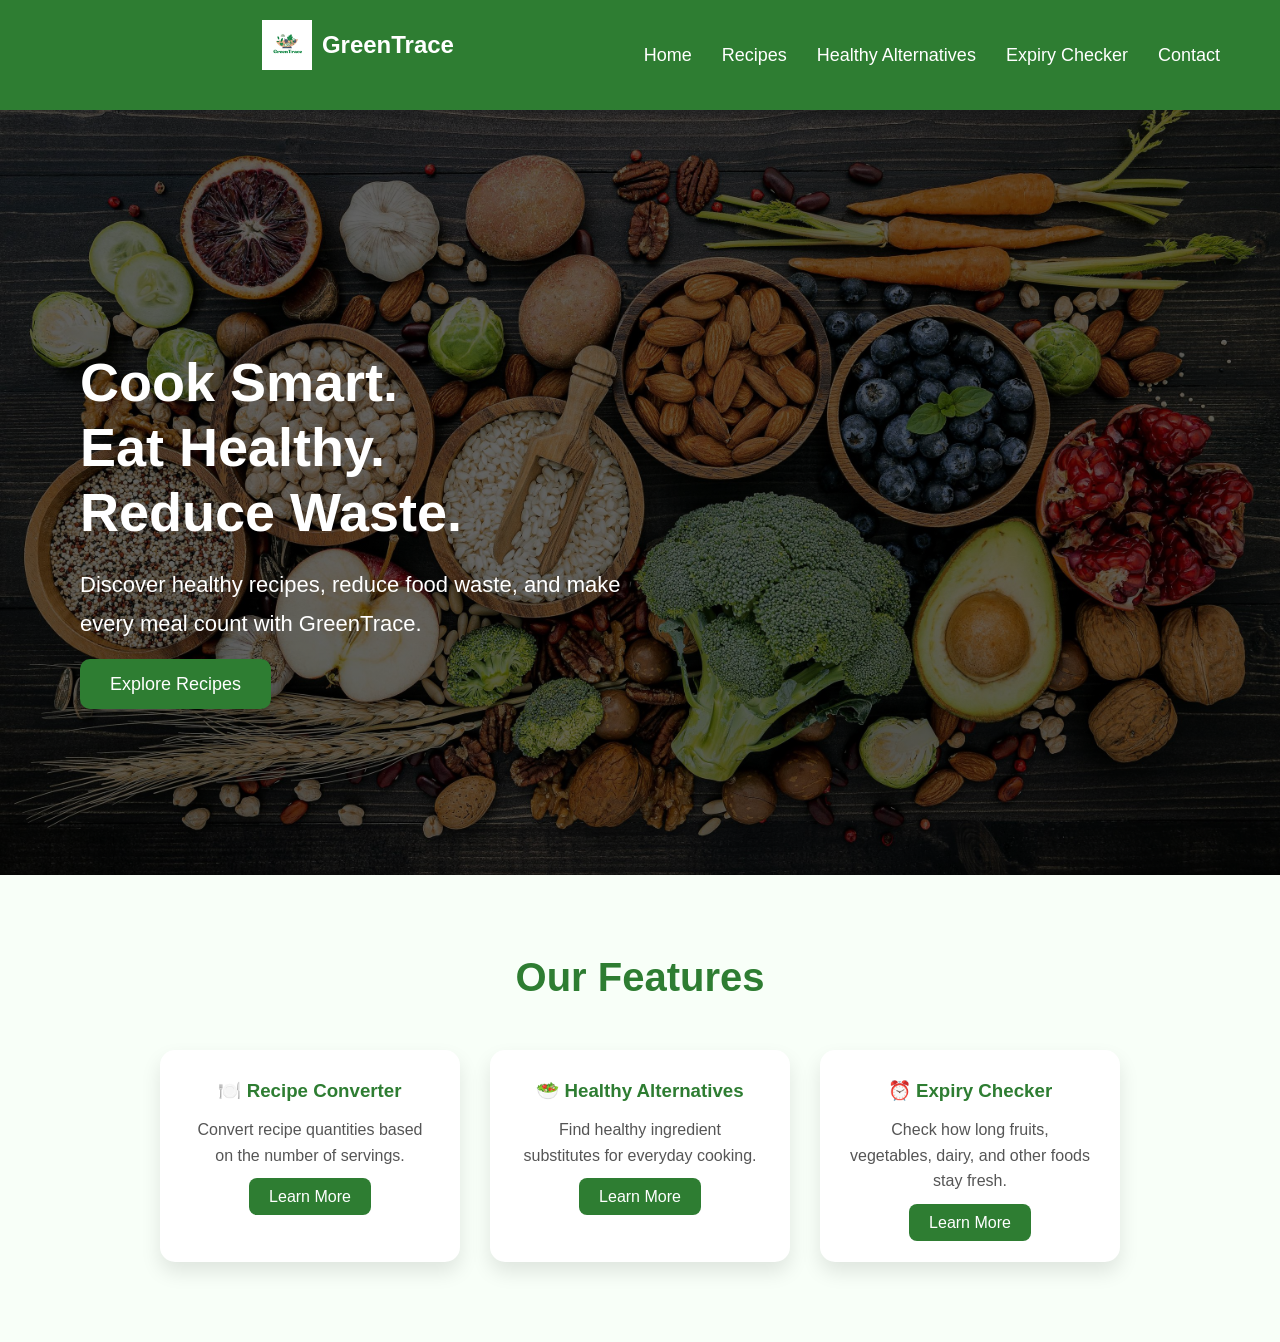
<file: index.html>
<!DOCTYPE html>
<html lang="en">
<head>
    <meta charset="UTF-8">
    <meta name="viewport" content="width=device-width, initial-scale=1.0">
    <title>GreenTrace - Home</title>

    <link rel="stylesheet" href="css/style.css">
</head>
<body>
<nav class="navbar">

   <div class="logo">
    <img src="images/greentrace-logo.png.jpeg" alt="GreenTrace Logo">
    <span>GreenTrace</span>
</div>

    <ul class="nav-links">
        <li><a href="index.html">Home</a></li>
        <li><a href="recipe.html">Recipes</a></li>
        <li><a href="alternatives.html">Healthy Alternatives</a></li>
        <li><a href="expiry.html">Expiry Checker</a></li>
        <li><a href="#contact">Contact</a></li>
    </ul>

</nav>
<section class="hero">
    

    <div class="hero-text">
        <h1>Cook Smart.<br>Eat Healthy.<br>Reduce Waste.</h1>

        <p>
            Discover healthy recipes, reduce food waste,
            and make every meal count with GreenTrace.
        </p>

        <a href="recipe.html" class="hero-btn">Explore Recipes</a>
    </div>


</section>
<section class="features">

    <h2>Our Features</h2>

    <div class="feature-container">

        <div class="feature-card">
            <h3>🍽️ Recipe Converter</h3>
            <p>
                Convert recipe quantities based on the number of servings.
            </p>
            <a href="recipe.html">Learn More</a>
        </div>

        <div class="feature-card">
            <h3>🥗 Healthy Alternatives</h3>
            <p>
                Find healthy ingredient substitutes for everyday cooking.
            </p>
            <a href="alternatives.html">Learn More</a>
        </div>

        <div class="feature-card">
            <h3>⏰ Expiry Checker</h3>
            <p>
                Check how long fruits, vegetables, dairy, and other foods stay fresh.
            </p>
            <a href="expiry.html">Learn More</a>
        </div>

    </div>

</section>
</body>
</html>
</file>
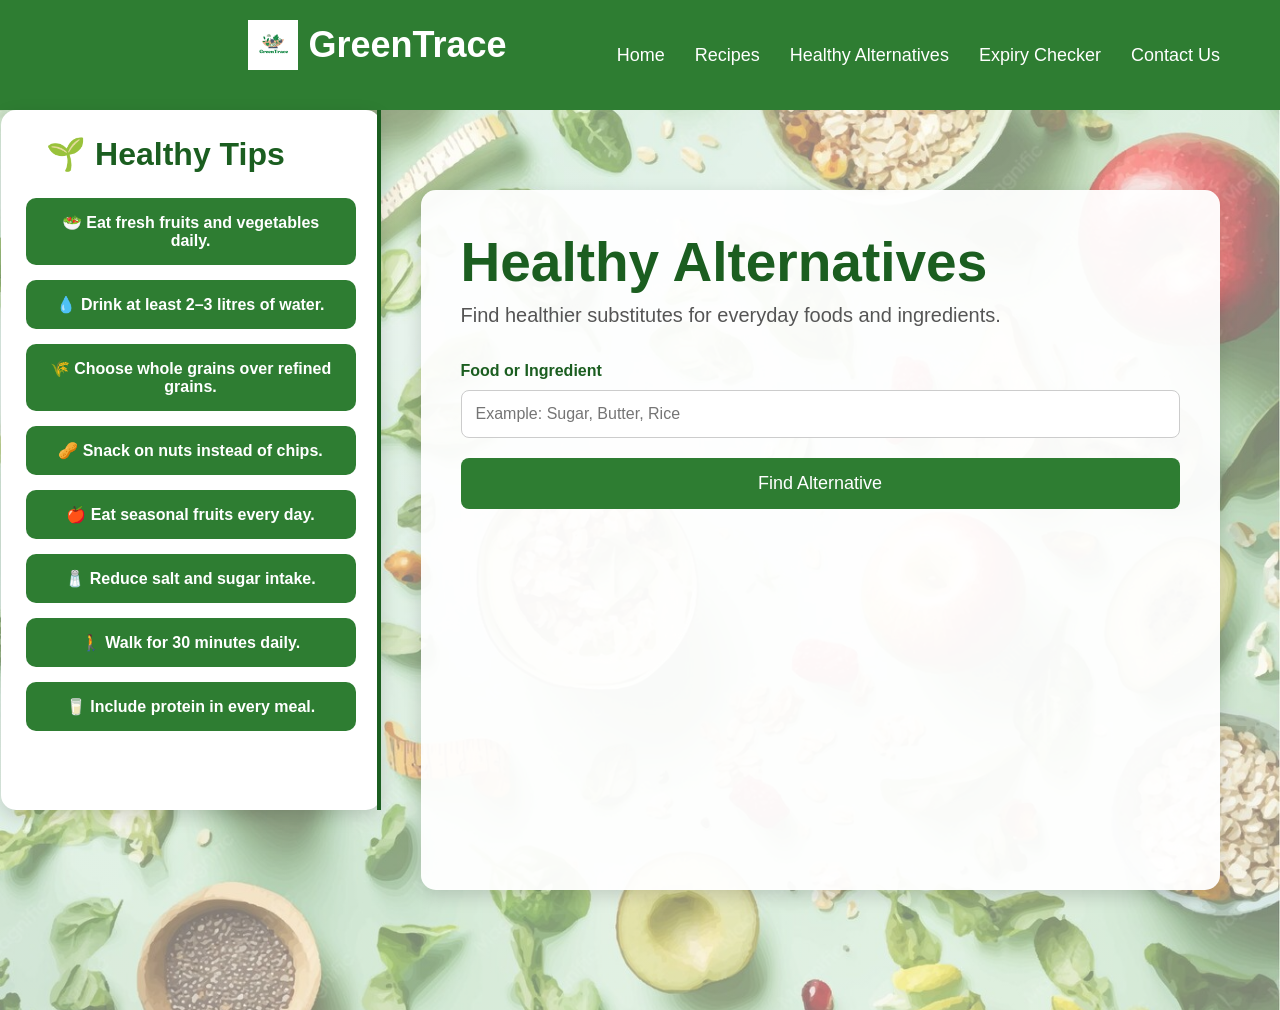
<file: alternatives.html>
<!DOCTYPE html>
<html lang="en">
<head>
    <meta charset="UTF-8">
    <meta name="viewport" content="width=device-width, initial-scale=1.0">
    <title>GreenTrace - Healthy Alternatives</title>

    <link rel="stylesheet" href="css/style.css">
</head>
<body>

<nav class="navbar">

    <div class="logo">
        <img src="images/greentrace-logo.png.jpeg" alt="Logo">
        <h2>GreenTrace</h2>
    </div>

    <ul class="nav-links">
        <li><a href="index.html">Home</a></li>
        <li><a href="recipe.html">Recipes</a></li>
        <li><a href="alternatives.html">Healthy Alternatives</a></li>
        <li><a href="expiry.html">Expiry Checker</a></li>
        <li><a href="contact.html">Contact Us</a></li>
    </ul>

</nav>
<section class="alternative-section">

<div class="alternative-overlay">

<div class="alternative-container">

    <!-- Left Side -->

    <div class="tips-box">

        <h2>🌱 Healthy Tips</h2>

        <div class="tip-card">🥗 Eat fresh fruits and vegetables daily.</div>

        <div class="tip-card">💧 Drink at least 2–3 litres of water.</div>

        <div class="tip-card">🌾 Choose whole grains over refined grains.</div>

        <div class="tip-card">🥜 Snack on nuts instead of chips.</div>

        <div class="tip-card">🍎 Eat seasonal fruits every day.</div>

        <div class="tip-card">🧂 Reduce salt and sugar intake.</div>

        <div class="tip-card">🚶 Walk for 30 minutes daily.</div>

        <div class="tip-card">🥛 Include protein in every meal.</div>

    </div>

    <!-- Right Side -->

    <div class="alternative-box">

        <h1>Healthy Alternatives</h1>

        <p>Find healthier substitutes for everyday foods and ingredients.</p>

        <label>Food or Ingredient</label>

        <input
        type="text"
        id="foodInput"
        placeholder="Example: Sugar, Butter, Rice">

        <button id="findAlternative">
            Find Alternative
        </button>

        <div id="alternativeResult"></div>

    </div>

</div>

</div>

</section>

      

<script src="js/script.js"></script>

</body>
</html>
</file>
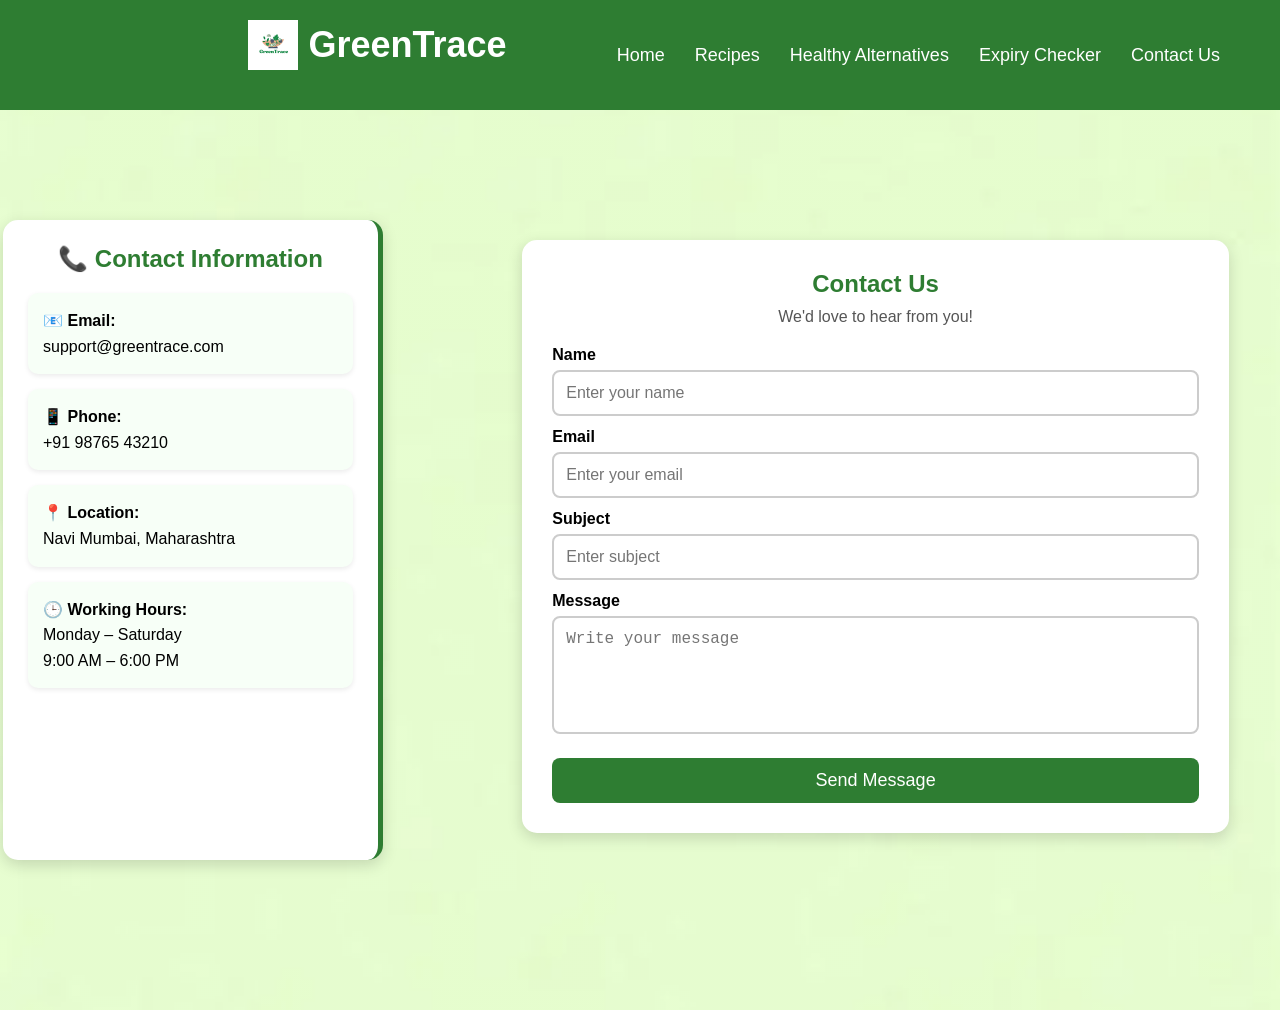
<file: contact.html>
<!DOCTYPE html>
<html lang="en">

<head>
    <meta charset="UTF-8">
    <meta name="viewport" content="width=device-width, initial-scale=1.0">
    <title>GreenTrace - Contact Us</title>
    <link rel="stylesheet" href="css/style.css">
</head>

<body>

<!-- Navigation -->

<nav class="navbar">

    <div class="logo">
        <img src="images/greentrace-logo.png.jpeg" alt="Logo">
        <h2>GreenTrace</h2>
    </div>

    <ul class="nav-links">
        <li><a href="index.html">Home</a></li>
        <li><a href="recipe.html">Recipes</a></li>
        <li><a href="alternatives.html">Healthy Alternatives</a></li>
        <li><a href="expiry.html">Expiry Checker</a></li>
        <li><a href="contact.html">Contact Us</a></li>
    </ul>

</nav>

<!-- Contact Section -->

<section class="contact-section">

    <div class="contact-overlay">

        <div class="contact-container">

            <!-- Left Side -->

            <div class="contact-info">

                <h2>📞 Contact Information</h2>

                <div class="info-card">
                    📧 <strong>Email:</strong><br>
                    support@greentrace.com
                </div>

                <div class="info-card">
                    📱 <strong>Phone:</strong><br>
                    +91 98765 43210
                </div>

                <div class="info-card">
                    📍 <strong>Location:</strong><br>
                    Navi Mumbai, Maharashtra
                </div>

                <div class="info-card">
                    🕒 <strong>Working Hours:</strong><br>
                    Monday – Saturday<br>
                    9:00 AM – 6:00 PM
                </div>

            </div>

            <!-- Right Side -->

            <div class="contact-form">

                <h1>Contact Us</h1>

                <p>We'd love to hear from you!</p>

                <label>Name</label>
                <input type="text" id="contactName" placeholder="Enter your name">

                <label>Email</label>
                <input type="email" id="contactEmail" placeholder="Enter your email">

                <label>Subject</label>
                <input type="text" id="contactSubject" placeholder="Enter subject">

                <label>Message</label>
                <textarea id="contactMessage" rows="5" placeholder="Write your message"></textarea>

                <button id="sendMessage">Send Message</button>

                <div id="contactResult"></div>

            </div>

        </div>

    </div>

</section>

<script src="js/script.js"></script>

</body>
</html>
</file>
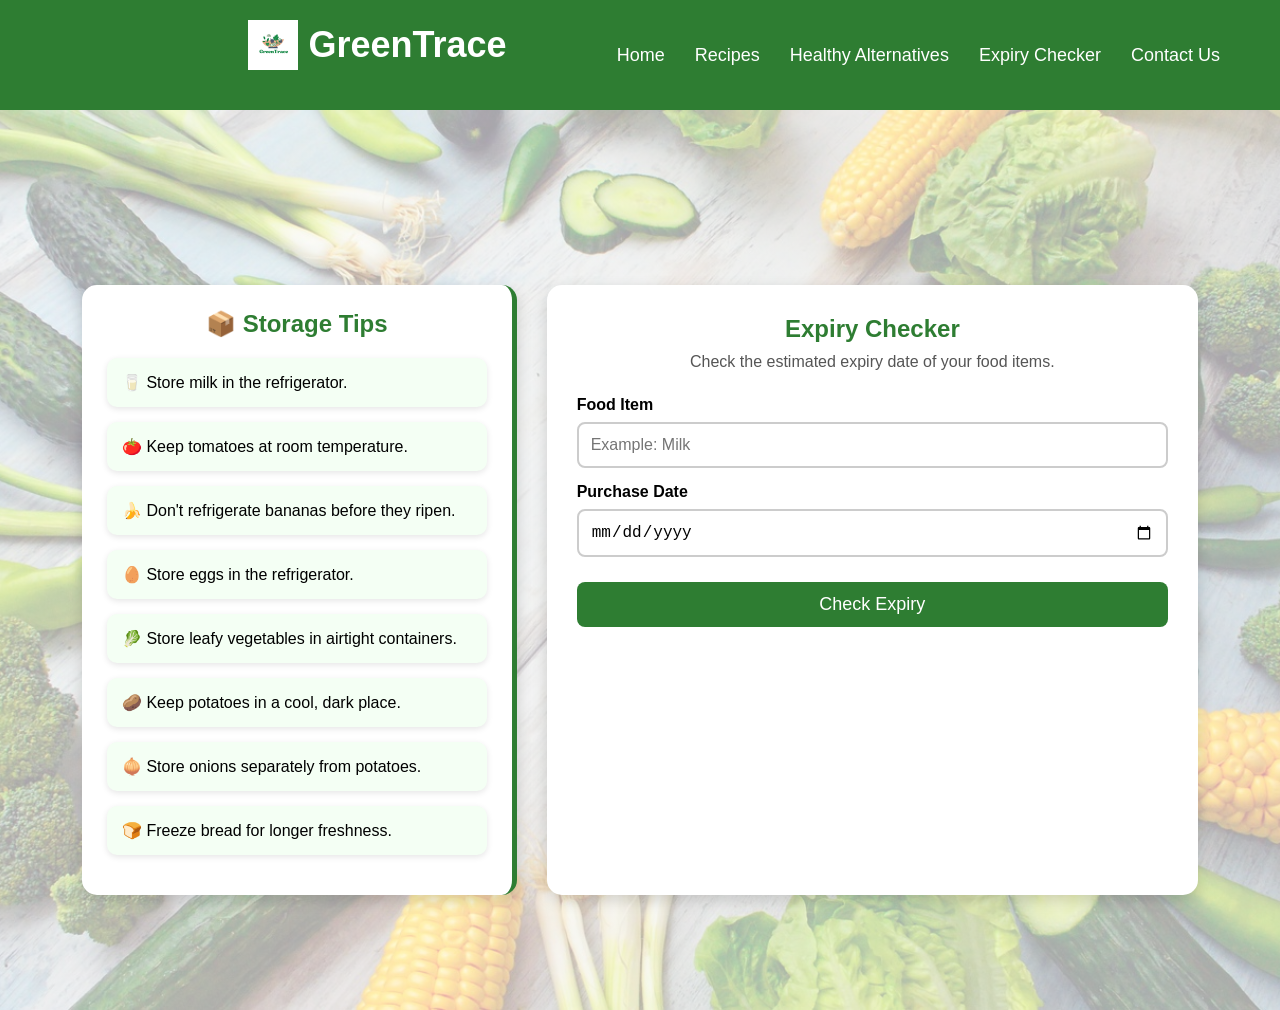
<file: expiry.html>
<!DOCTYPE html>
<html lang="en">

<head>

    <meta charset="UTF-8">

    <meta name="viewport" content="width=device-width, initial-scale=1.0">

    <title>GreenTrace - Expiry Checker</title>

    <link rel="stylesheet" href="css/style.css">

</head>

<body>

<!-- Navigation -->

<nav class="navbar">

    <div class="logo">

        <img src="images/greentrace-logo.png.jpeg" alt="Logo">

        <h2>GreenTrace</h2>

    </div>

    <ul class="nav-links">

        <li><a href="index.html">Home</a></li>

        <li><a href="recipe.html">Recipes</a></li>

        <li><a href="alternatives.html">Healthy Alternatives</a></li>

        <li><a href="expiry.html">Expiry Checker</a></li>
<li><a href="contact.html">Contact Us</a></li>
    </ul>

</nav>

<!-- Expiry Checker Section -->

<section class="expiry-section">

    <div class="expiry-overlay">

        <div class="expiry-container">

            <!-- Left Side -->

            <div class="storage-box">

                <h2>📦 Storage Tips</h2>

                <div class="storage-card">🥛 Store milk in the refrigerator.</div>

                <div class="storage-card">🍅 Keep tomatoes at room temperature.</div>

                <div class="storage-card">🍌 Don't refrigerate bananas before they ripen.</div>

                <div class="storage-card">🥚 Store eggs in the refrigerator.</div>

                <div class="storage-card">🥬 Store leafy vegetables in airtight containers.</div>

                <div class="storage-card">🥔 Keep potatoes in a cool, dark place.</div>

                <div class="storage-card">🧅 Store onions separately from potatoes.</div>

                <div class="storage-card">🍞 Freeze bread for longer freshness.</div>

            </div>

            <!-- Right Side -->

            <div class="expiry-box">

                <h1>Expiry Checker</h1>

                <p>Check the estimated expiry date of your food items.</p>

                <label>Food Item</label>

                <input
                    type="text"
                    id="foodName"
                    placeholder="Example: Milk">

                <label>Purchase Date</label>

                <input
                    type="date"
                    id="purchaseDate">

                <button id="checkExpiry">

                    Check Expiry

                </button>

                <div id="expiryResult"></div>

            </div>

        </div>

    </div>

</section>

<script src="js/script.js"></script>

</body>

</html>
</file>
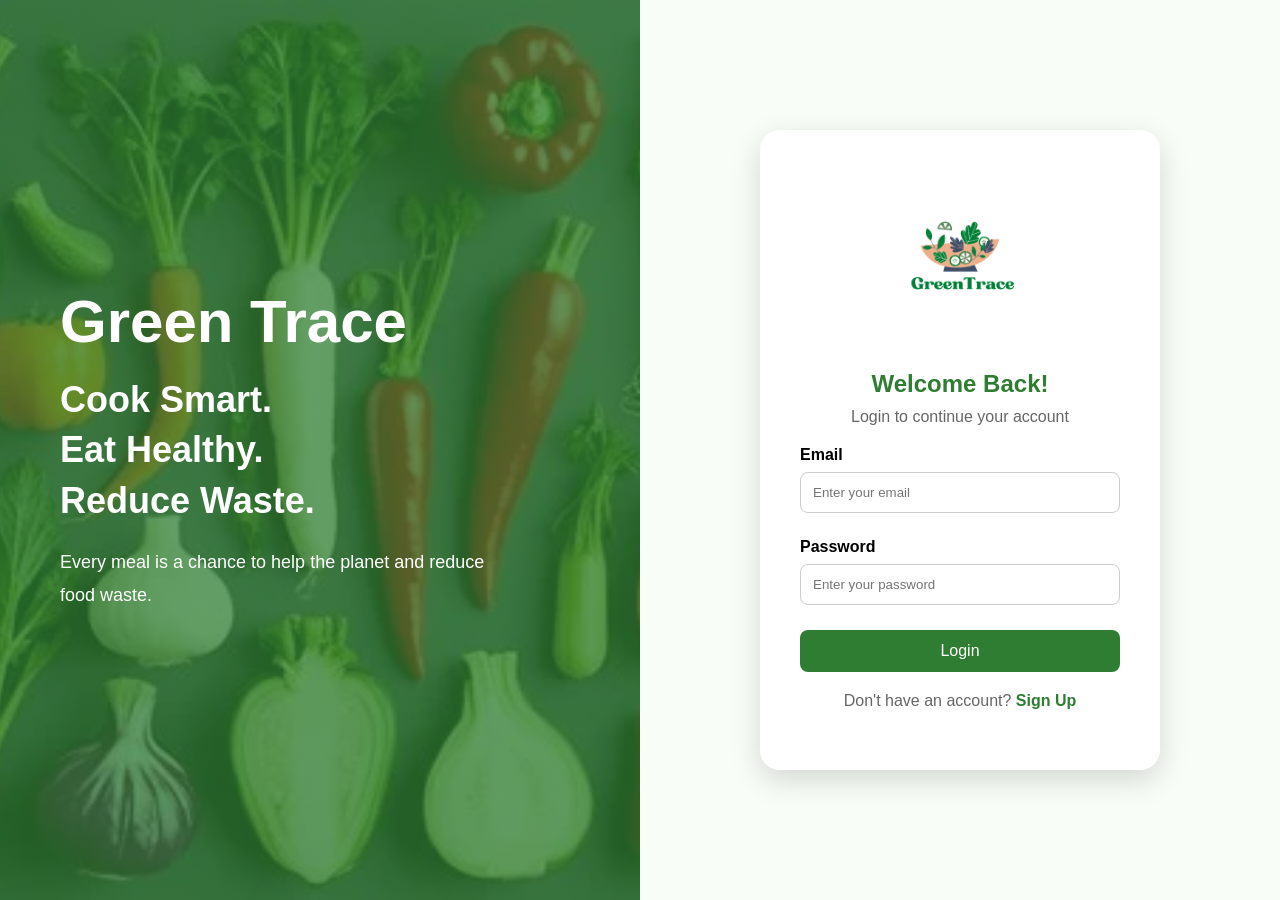
<file: login.html>
<!DOCTYPE html>
<html lang="en">
<head>
    <meta charset="UTF-8">
    <meta name="viewport" content="width=device-width, initial-scale=1.0">
    <title>Green Trace - Login</title>

    <!-- CSS File -->
    <link rel="stylesheet" href="css/style.css">
</head>

<body>

    <div class="container">

        <!-- Left Section -->
       <div class="left-section">

    <h1>Green Trace</h1>

    <h2>Cook Smart.<br>
        Eat Healthy.<br>
        Reduce Waste.</h2>

    <p>
        Every meal is a chance to help
        the planet and reduce food waste.
    </p>

</div>

        <!-- Right Section -->
        <div class="right-section">

    <div class="login-card">
<img src="images/greentrace-logo.png.jpeg" alt="Green Trace Logo" class="logo">
        <h2>Welcome Back!</h2>

        <p>Login to continue your account</p>

        <form id="loginForm">

            <label>Email</label>
            <input type="email" placeholder="Enter your email">

            <label>Password</label>
            <input type="password" placeholder="Enter your password">

            <button type="submit">Login</button>

        </form>

        <p class="signup-text">
            Don't have an account?
            <a href="signup.html">Sign Up</a>
        </p>

    </div>

</div>

    </div>

    <script src="js/script.js"></script>
    <script>
document.getElementById("loginForm").addEventListener("submit", function(event){

    event.preventDefault();

    window.location.href = "index.html";

});
</script>
</body>




    

</html>
</file>
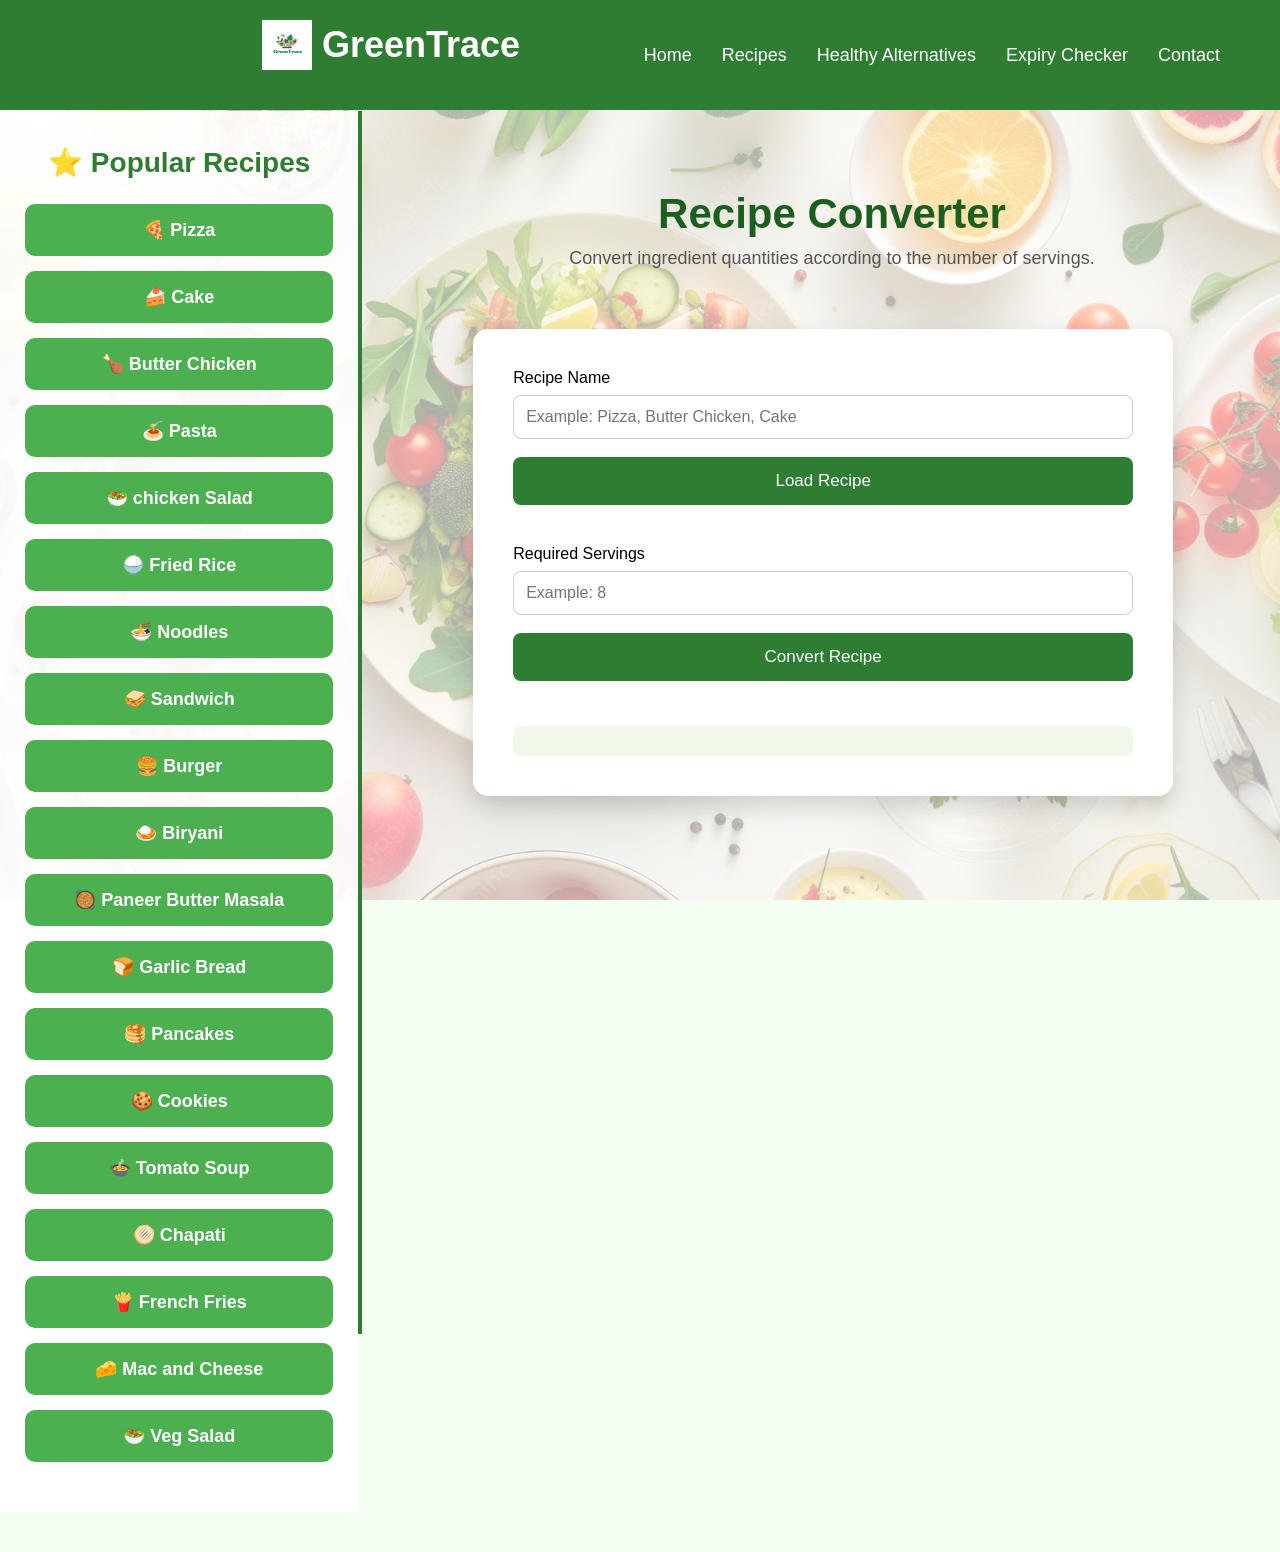
<file: recipe.html>
<!DOCTYPE html>
<html lang="en">
<head>
    <meta charset="UTF-8">
    <meta name="viewport" content="width=device-width, initial-scale=1.0">
    <title>GreenTrace - Recipe Converter</title>

    <link rel="stylesheet" href="css/style.css">
</head>
<body>

<!-- Navbar -->
<nav class="navbar">

    <div class="logo">
        <img src="images/greentrace-logo.png.jpeg" alt="Logo">
        <h2>GreenTrace</h2>
    </div>

    <ul class="nav-links">
        <li><a href="index.html">Home</a></li>
        <li><a href="recipe.html">Recipes</a></li>
        <li><a href="alternatives.html">Healthy Alternatives</a></li>
        <li><a href="expiry.html">Expiry Checker</a></li>
        <li><a href="#contact">Contact</a></li>
    </ul>

</nav>

<!-- Recipe Section -->

<section class="recipe-section">
<div class="recipe-heading">
    <h1>Recipe Converter</h1>

    <p>
        Convert ingredient quantities according to the number of servings.
    </p>
    </div>
<div class="recipe-container">

    <div class="popular-recipes">
        <h2>⭐ Popular Recipes</h2>
        <div class="recipe-card">🍕 Pizza</div>
<div class="recipe-card">🍰 Cake</div>
<div class="recipe-card">🍗 Butter Chicken</div>
<div class="recipe-card">🍝 Pasta</div>
<div class="recipe-card">🥗 chicken Salad</div>
<div class="recipe-card">🍚 Fried Rice</div>
<div class="recipe-card">🍜 Noodles</div>
<div class="recipe-card">🥪 Sandwich</div>
<div class="recipe-card">🍔 Burger</div>
<div class="recipe-card">🍛 Biryani</div>
<div class="recipe-card">🥘 Paneer Butter Masala</div>
<div class="recipe-card">🍞 Garlic Bread</div>
<div class="recipe-card">🥞 Pancakes</div>
<div class="recipe-card">🍪 Cookies</div>
<div class="recipe-card">🍲 Tomato Soup</div>
<div class="recipe-card">🫓 Chapati</div>
<div class="recipe-card">🍟 French Fries</div>
<div class="recipe-card">🧀 Mac and Cheese</div>
<div class="recipe-card">🥗 Veg Salad</div>
    </div>
    <div class="divider"></div>
    <div class="recipe-right">
        <div class="recipe-box">
<label>Recipe Name</label>
<input
type="text"
id="recipeName"
placeholder="Example: Pizza, Butter Chicken, Cake">

        

        

<button type="button" id="loadRecipe">
    Load Recipe
</button>

<div id="recipeIngredients"></div>
<label>Required Servings</label>

<input
type="number"
id="newServing"
placeholder="Example: 8">
<button type="button" id="convertRecipe">
    Convert Recipe
</button>

<div id="result"></div>

    </div>
</div>
</div>
</section>

<script src="js/script.js"></script>

</body>
</html>
</file>
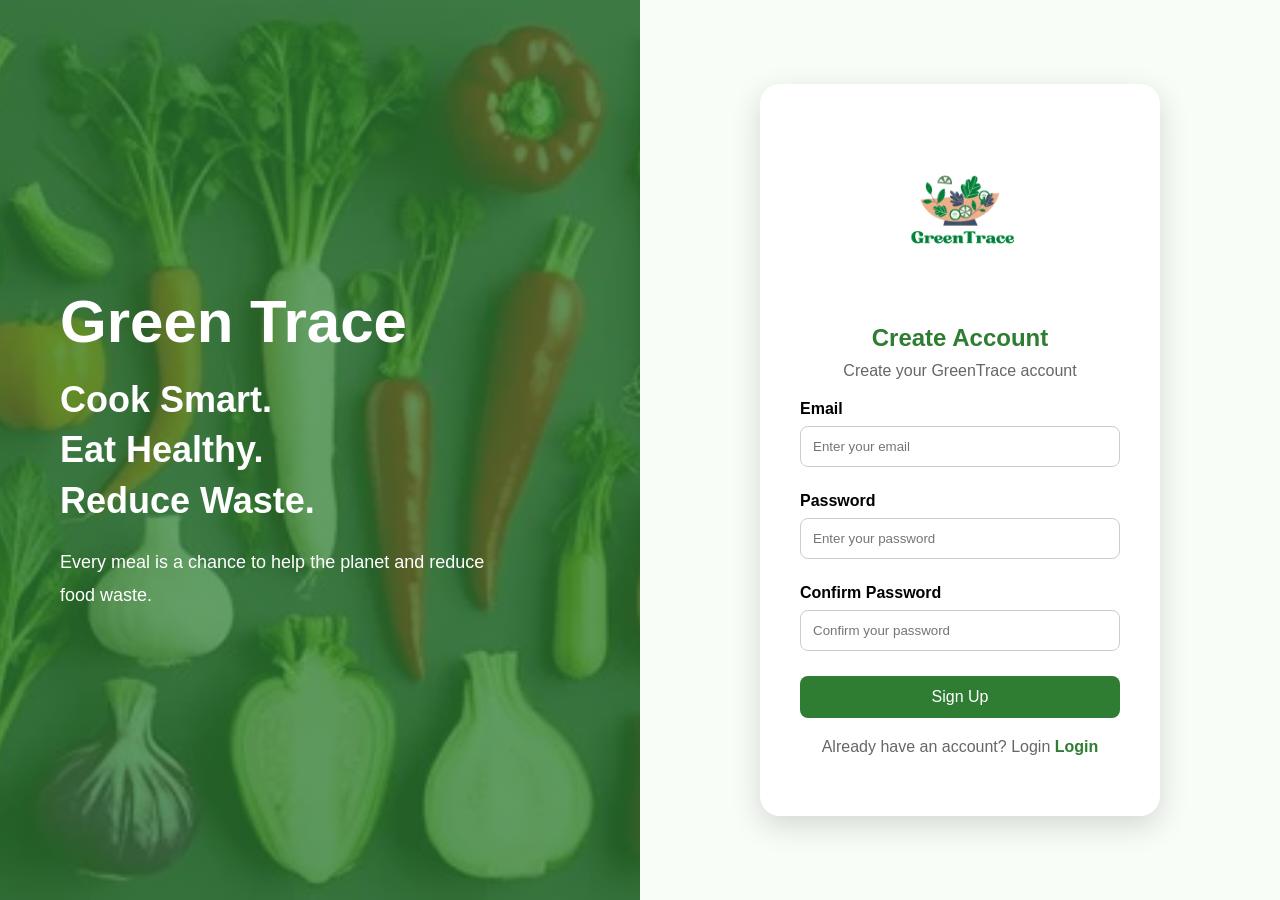
<file: signup.html>
<!DOCTYPE html>
<html lang="en">
<head>
    <meta charset="UTF-8">
    <meta name="viewport" content="width=device-width, initial-scale=1.0">
    <title>Green Trace - Login</title>

    <!-- CSS File -->
    <link rel="stylesheet" href="css/style.css">
</head>

<body>

    <div class="container">

        <!-- Left Section -->
       <div class="left-section">

    <h1>Green Trace</h1>

    <h2>Cook Smart.<br>
        Eat Healthy.<br>
        Reduce Waste.</h2>

    <p>
        Every meal is a chance to help
        the planet and reduce food waste.
    </p>

</div>

        <!-- Right Section -->
        <div class="right-section">

    <div class="login-card">
<img src="images/greentrace-logo.png.jpeg" alt="Green Trace Logo" class="logo">
        <h2>Create Account</h2>

        <p>Create  your GreenTrace account</p>

        <form id="signupForm">

            <label>Email</label>
            <input type="email" placeholder="Enter your email">

            <label>Password</label>
            <input type="password" placeholder="Enter your password">
          <label>Confirm Password</label>
<input type="password" placeholder="Confirm your password">
            <button type="submit">Sign Up</button>

        </form>

        <p class="signup-text">
            Already have an account? Login
            <a href="login.html">Login</a>
        </p>

    </div>

</div>

    </div>

    <script src="js/script.js"></script>





    
    <script>
document.getElementById("signupForm").addEventListener("submit", function(event) {

    event.preventDefault();

    alert("✅ Account created successfully! Please login to continue.");

    window.location.href = "login.html";

});
</script>
</body>
</html>
</file>
<file: css/style.css>
/* Remove default spacing */
*{
    margin:0;
    padding:0;
    box-sizing:border-box;
}

/* Whole page */
body{
    font-family: Arial, sans-serif;
    background:#f4fff4;
}

/* Main container */
.container{
    display:flex;
    height:100vh;
}

/* Left Section */
.left-section{
    width:50%;
    background: linear-gradient(rgba(46,125,50,0.75),
                                rgba(46,125,50,0.75)),
                url("../images/hero.jpg");

    background-size: cover;
    background-position: center;
    background-repeat: no-repeat;

    color:white;

    display:flex;
    flex-direction:column;
    justify-content:center;

    padding:60px;
}

.left-section h1{
    font-size:48px;
    font-weight:700;
    margin-bottom:15px;
}

.left-section h2{
    font-size:22px;
    line-height:1.5;
    margin-bottom:20px;
}

.left-section p{
    font-size:17px;
    line-height:1.7;
    max-width:420px;
}
/* Right Section */
.right-section{
    width:50%;
    background:white;
}
/* Right Section */
.right-section{
    width:50%;
    background:#f8fdf8;
    display:flex;
    justify-content:center;
    align-items:center;
}

/* Login Card */
.login-card{
    width:400px;
    background:#ffffff;
    padding:40px;
    border-radius:20px;
    box-shadow:0 10px 30px rgba(0,0,0,0.15);
}

/* Heading */
.login-card h2{
    text-align:center;
    color:#2E7D32;
    margin-bottom:10px;
}

/* Paragraph */
.login-card p{
    text-align:center;
    color:#666;
    margin-bottom:20px;
}

/* Labels */
.login-card label{
    display:block;
    margin-top:15px;
    margin-bottom:8px;
    font-weight:bold;
}

/* Input Fields */
.login-card input{
    width:100%;
    padding:12px;
    border:1px solid #ccc;
    border-radius:8px;
    margin-bottom:10px;
}

/* Login Button */
.login-card button{
    width:100%;
    padding:12px;
    margin-top:15px;
    background:#2E7D32;
    color:white;
    border:none;
    border-radius:8px;
    font-size:16px;
    cursor:pointer;
    transition:0.3s;
}

.login-card button:hover{
    background:#1B5E20;
}

/* Sign Up Text */
.signup-text{
    text-align:center;
    margin-top:20px;
}

.signup-text a{
    color:#2E7D32;
    text-decoration:none;
    font-weight:bold;
}
.logo{
    display:block;
    width:180px;
    margin:0 auto 20px;
}
.left-section h1{
    font-size: 60px;
    font-weight: 700;
    margin-bottom: 20px;
    line-height:1.1;
}

.left-section h2{
    font-size: 36px;
    line-height: 1.4;
    margin-bottom: 20px;
}

.left-section p{
    font-size: 18px;
    line-height: 1.8;
    max-width: 450px;
}
/* Home Navigation */

.navbar{
    display:flex;
    justify-content:space-between;
    align-items:center;
    background:#2E7D32;
    padding:20px 60px;
}

.navbar .logo{
    color:white;
    font-size:24px;
    font-weight:bold;
}

.nav-links{
    list-style:none;
    display:flex;
    gap:30px;
}

.nav-links a{
    color:white;
    text-decoration:none;
    font-size:18px;
    transition:0.3s;
}

.nav-links a:hover{
    color:#C8E6C9;
}

/* Hero Section */

.hero{
    background: linear-gradient(rgba(0,0,0,0.6), rgba(0,0,0,0.6)),
    url("../images/home-hero.jpg");

    background-size: cover;
    background-position: center;
    background-repeat: no-repeat;

    height: 85vh;

    display: flex;
    align-items: center;

    padding:  140px 80px 80px 80px;
}

.hero-text{
    width:50%;
    z-index: index 1;
}

.hero-text h1{
    font-size:54px;
    color:white;
    line-height:1.2;
    margin-bottom:20px;
}

.hero-text p{
    color:white;
    font-size:22px;
    line-height:1.8;
    margin-bottom:30px;
    max-width:600px;
}

.hero-btn{
    background:#2E7D32;
    color:white;
    text-decoration:none;
    padding:15px 30px;
    border-radius:10px;
    font-size:18px;
}

.hero-btn:hover{
    background:#1B5E20;
}
.logo{
    display:flex;
    align-items:center;
    gap:10px;
    font-size:34px;
    font-weight:bold;
    color:white;
}
.logo img{
    width:50px;
    height:50px;
    object-fit:contain;
}

/* ================= FEATURES ================= */

.features{
    padding:80px 10%;
    background:#f8fff8;
    text-align:center;
}

.features h2{
    font-size:40px;
    color:#2E7D32;
    margin-bottom:50px;
}

.feature-container{
    display:flex;
    justify-content:center;
    gap:30px;
    flex-wrap:wrap;
}

.feature-card{
    width:300px;
    background:white;
    padding:30px;
    border-radius:15px;
    box-shadow:0 10px 20px rgba(0,0,0,0.1);
    transition:0.3s;
}

.feature-card:hover{
    transform:translateY(-10px);
}

.feature-card h3{
    color:#2E7D32;
    margin-bottom:15px;
}

.feature-card p{
    color:#555;
    line-height:1.6;
    margin-bottom:20px;
}

.feature-card a{
    text-decoration:none;
    background:#2E7D32;
    color:white;
    padding:10px 20px;
    border-radius:8px;
}

.feature-card a:hover{
    background:#1B5E20;
}
/* ===========================
   Recipe Page
=========================== */

/* ===========================
   Recipe Page
=========================== */

.recipe-section{
    min-height:100vh;

    background:
    linear-gradient(rgba(255,255,255,0.65),
    rgba(255,255,255,0.65)),
    url("../images/hero-recipe.jpg");

    background-size:cover;
    background-position:center;
    background-repeat:no-repeat;
    background-attachment:fixed;

    padding:40px 0;
}
/* Heading */

.recipe-heading{
    width:70%;
    margin-left:30%;
    text-align:center;
    padding:40px 20px 20px;
}

.recipe-heading h1{
    font-size:42px;
    color:#1B5E20;
    margin-bottom:10px;
}

.recipe-heading p{
    font-size:18px;
    color:#555;
}

/* Main Layout */

.recipe-container{
    display:grid;
    grid-template-columns:28% 4px 72%;
    flex:1;
    min-height:85vh;
}
.recipe-box input{
    width:100%;
    padding:12px;
    margin-top:8px;
    margin-bottom:18px;
    border:1px solid #ccc;
    border-radius:8px;
    font-size:16px;
}

/* Left Panel */

.popular-recipes{
    background:rgb(255, 255, 255, 0.90);
    padding:35px 25px;
    margin-top: -178px;
}

.popular-recipes h2{
    color:#2E7D32;
    text-align:center;
    margin-bottom:25px;
    font-size:28px;
}

.recipe-card{
    background:#4CAF50;
    color:white;
    padding:15px;
    margin-bottom:15px;
    border-radius:10px;
    text-align:center;
    font-size:18px;
    font-weight:bold;
    cursor:pointer;
    transition:.3s;
}

.recipe-card:hover{
    background:#2E7D32;
    transform:scale(1.03);
}

/* Divider */

.divider{
    background:#2E7D32;
    width:4px;
    height:100%;
    align-self:stretch;
    margin-top:-178px;
}

/* Right Panel */
.recipe-right{
    display:flex;
    justify-content:center;
    align-items:flex-start;
    padding:40px;
    background:transparent;
}


/* Converter Box */

.recipe-box{
    width:700px;
    background:#ffffff;
    padding:40px;
    border-radius:15px;
    box-shadow:0 10px 25px rgba(0,0,0,0.15);
}
.recipe-box button{
    width:100%;
    padding:14px;
    margin-bottom:20px;
    background:#2E7D32;
    color:white;
    border:none;
    border-radius:8px;
    font-size:17px;
    cursor:pointer;
}

.recipe-box button:hover{
    background:#1B5E20;
}
#recipeIngredients{
    margin-top:20px;
    line-height:1.8;
    color:#333;
    text-align:center;
}
#result{
    margin-top:25px;
    padding:15px;
    background:#F1F8E9;
    border-radius:8px;
    color:#1B5E20;
    line-height:1.8;
    text-align:center;
}

/* ===========================
   Healthy Alternatives Page
=========================== */

.alternative-section{

    min-height:100vh;

    background:
    linear-gradient(rgba(255,255,255,0.45),
    rgba(255,255,255,0.45)),
    url("../images/healthy-bg.jpg");

    background-size:cover;
    background-position:center;
    background-repeat:no-repeat;

    padding:40px 30px;
}

.alternative-overlay{

    width:100%;
    max-width:1400px;
    margin:auto;
}

.alternative-container{
    display:grid;
    grid-template-columns:320px 1fr;
    gap:40px;
    width:95%;
    max-width:1400px;
    margin:40px auto;
    align-items:start;
    position:relative;
}

.alternative-container::before{

    content:"";

    position:absolute;

    left:316px;

    top:-80px;

    width:4px;

    height:100%;

    background :#1B5E20;

}

/* LEFT PANEL */

.tips-box{

    background:white;
    border-radius:15px;
    padding:25px;
margin-top:-80px;
    box-shadow:0 6px 18px rgba(0,0,0,0.15);
margin-left: -60px;
    min-height:700px;
}

.tips-box h2{

    text-align:center;

    color:#1B5E20;

    margin-bottom:25px;

    font-size:32px;
    
    padding-right:30px;
    margin-right:20px;
    
}

.tip-card{

    background:#2E7D32;

    color:white;

    padding:15px;

    margin-bottom:15px;

    border-radius:10px;

    text-align:center;

    font-weight:bold;

    transition:0.3s;
}

.tip-card:hover{

    background:#1B5E20;

    transform:translateY(-2px);
}

/* RIGHT PANEL */

.alternative-box{

    background:rgba(255,255,255,0.95);

    border-radius:15px;

    padding:40px;

    min-height:700px;

    box-shadow:0 6px 18px rgba(0,0,0,0.15);
}

.alternative-box h1{

    font-size:55px;

    color:#1B5E20;

    margin-bottom:10px;
}

.alternative-box p{

    font-size:20px;

    color:#555;

    margin-bottom:35px;
}

.alternative-box label{

    display:block;

    margin-bottom:10px;

    font-weight:bold;

    color:#1B5E20;
}

.alternative-box input{

    width:100%;

    padding:14px;

    border:1px solid #ccc;

    border-radius:8px;

    font-size:16px;

    margin-bottom:20px;
}

.alternative-box button{

    width:100%;

    padding:15px;

    background:#2E7D32;

    color:white;

    border:none;

    border-radius:8px;

    font-size:18px;

    cursor:pointer;

    transition:0.3s;
}

.alternative-box button:hover{

    background:#1B5E20;
}

#alternativeResult{

    display:none;

    margin-top:30px;

    background:#F1F8E9;

    border-radius:10px;

    padding:20px;

    line-height:1.8;
}

#alternativeResult h3{

    color:#1B5E20;

    margin-bottom:10px;
}

#alternativeResult p{

    margin:0;

    color:#333;

    font-size:17px;
}

/* ===========================
   Expiry Checker
=========================== */

.expiry-section {
    min-height: 100vh;
    background: linear-gradient(rgba(255,255,255,0.65),
                                rgba(255,255,255,0.65)),
                url("../images/expiry-bg.jpg");
    background-size: cover;
    background-position: center;
    background-repeat: no-repeat;

    display: flex;
    justify-content: center;
    align-items: center;
    padding: 100px 20px 40px;
}

.expiry-overlay {
    width: 100%;
    display: flex;
    justify-content: center;
}

.expiry-container {
    display: flex;
    gap: 30px;
    width: 90%;
    max-width: 1200px;
}

/* Left Panel */

.storage-box {
    width: 40%;
    background: white;
    border-radius: 15px;
    padding: 25px;
    box-shadow: 0 5px 15px rgba(0,0,0,0.15);
    border-right: 5px solid #2e7d32;
}

.storage-box h2 {
    text-align: center;
    color: #2e7d32;
    margin-bottom: 20px;
}

.storage-card {
    background: #f4fff4;
    margin-bottom: 15px;
    padding: 15px;
    border-radius: 10px;
    font-size: 16px;
    box-shadow: 0 2px 6px rgba(0,0,0,0.1);
}

/* Right Panel */

.expiry-box {
    width: 60%;
    background: white;
    border-radius: 15px;
    padding: 30px;
    box-shadow: 0 5px 15px rgba(0,0,0,0.15);
}

.expiry-box h1 {
    text-align: center;
    color: #2e7d32;
    margin-bottom: 10px;
}

.expiry-box p {
    text-align: center;
    margin-bottom: 25px;
    color: #555;
}

.expiry-box label {
    display: block;
    margin-top: 15px;
    margin-bottom: 8px;
    font-weight: bold;
}

.expiry-box input {
    width: 100%;
    padding: 12px;
    border: 2px solid #ccc;
    border-radius: 8px;
    font-size: 16px;
}

.expiry-box button {
    width: 100%;
    margin-top: 25px;
    padding: 12px;
    border: none;
    background: #2e7d32;
    color: white;
    font-size: 18px;
    border-radius: 8px;
    cursor: pointer;
    transition: 0.3s;
}

.expiry-box button:hover {
    background: #1b5e20;
}

#expiryResult {
    margin-top: 25px;
    padding: 20px;
    background: #f8fff8;
    border-left: 5px solid #2e7d32;
    border-radius: 10px;
    display: none;
    font-size: 17px;
    line-height: 1.8;
    text-align:left;
}

/* Responsive */

@media (max-width: 768px) {

    .expiry-container {
        flex-direction: column;
    }

    .storage-box,
    .expiry-box {
        width: 100%;
    }

    .storage-box {
        border-right: none;
        border-bottom: 5px solid #2e7d32;
    }
}

/* ===========================
   Contact Page
=========================== */

.contact-section {
    min-height: 100vh;
    background: linear-gradient(rgba(255,255,255,0.25),
                                rgba(255,255,255,0.25)),
                url("../images/contact-bb.jpg");
    background-size: cover;
    background-position: center;
    background-repeat: no-repeat;
    display: flex;
    justify-content: center;
    align-items: center;
    padding: 100px 20px 40px;
}

.contact-overlay {
    width: 100%;
    display: flex;
    justify-content: center;
}

.contact-container{
    width:95%;
    max-width:1250px;
    display:flex;
    justify-content:space-between;
    align-items:flex-start;
    gap:20px;
}

.contact-info {
    flex:1;
    max-width: 380px;
    background: white;
    padding: 25px;
    border-radius: 15px;
    box-shadow: 0 5px 15px rgba(0,0,0,0.15);
    border-right: 5px solid #2e7d32;
    margin-top:-100px;
    margin-left:-48px;
    min-height:640px;
}

.contact-info h2 {
    text-align: center;
    color: #2e7d32;
    margin-bottom: 20px;
}

.info-card {
    background: #f7fff7;
    padding: 15px;
    margin-bottom: 15px;
    border-radius: 10px;
    box-shadow: 0 2px 5px rgba(0,0,0,0.08);
    line-height: 1.6;
}

.contact-form {
    width:60%;
    background: white;
    padding: 30px;
    border-radius: 15px;
    box-shadow: 0 5px 15px rgba(0,0,0,0.15);
    margin-top:-80px;
}

.contact-form h1 {
    text-align: center;
    color: #2e7d32;
    margin-bottom: 10px;
}

.contact-form p {
    text-align: center;
    color: #555;
    margin-bottom: 20px;
}

.contact-form label {
    display: block;
    margin: 12px 0 6px;
    font-weight: bold;
}

.contact-form input,
.contact-form textarea {
    width: 100%;
    padding: 12px;
    border: 2px solid #ccc;
    border-radius: 8px;
    font-size: 16px;
    resize: none;
}

.contact-form button {
    width: 100%;
    margin-top: 20px;
    padding: 12px;
    border: none;
    border-radius: 8px;
    background: #2e7d32;
    color: white;
    font-size: 18px;
    cursor: pointer;
    transition: 0.3s;
}

.contact-form button:hover {
    background: #1b5e20;
}

#contactResult {
    display: none;
    margin-top: 20px;
    padding: 15px;
    border-left: 5px solid #2e7d32;
    background: #f7fff7;
    border-radius: 8px;
    text-align: center;
}

@media (max-width: 768px) {

    .contact-container {
        flex-direction: column;
    }

    .contact-info,
    .contact-form {
        width: 100%;
    }

    .contact-info {
        border-right: none;
        border-bottom: 5px solid #2e7d32;
    }
}
</file>
